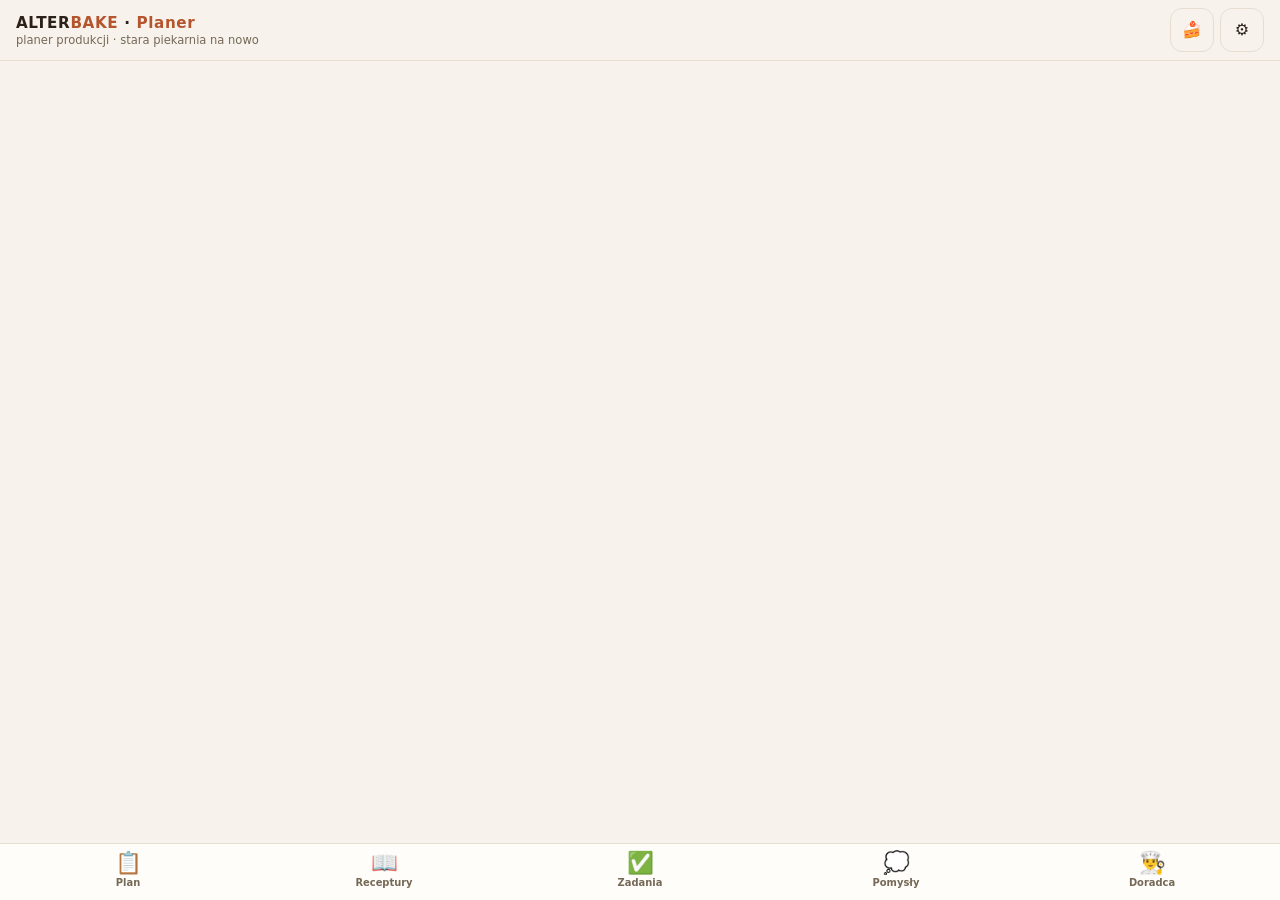
<file: index.html>
<!DOCTYPE html>
<html lang="pl">
<head>
<meta charset="utf-8">
<meta http-equiv="refresh" content="0; url=app/index.html">
<title>Alterbake · Planer Cukierni</title>
</head>
<body>
<p>Przenoszę do aplikacji… <a href="app/index.html">Otwórz planer</a></p>
</body>
</html>
</file>
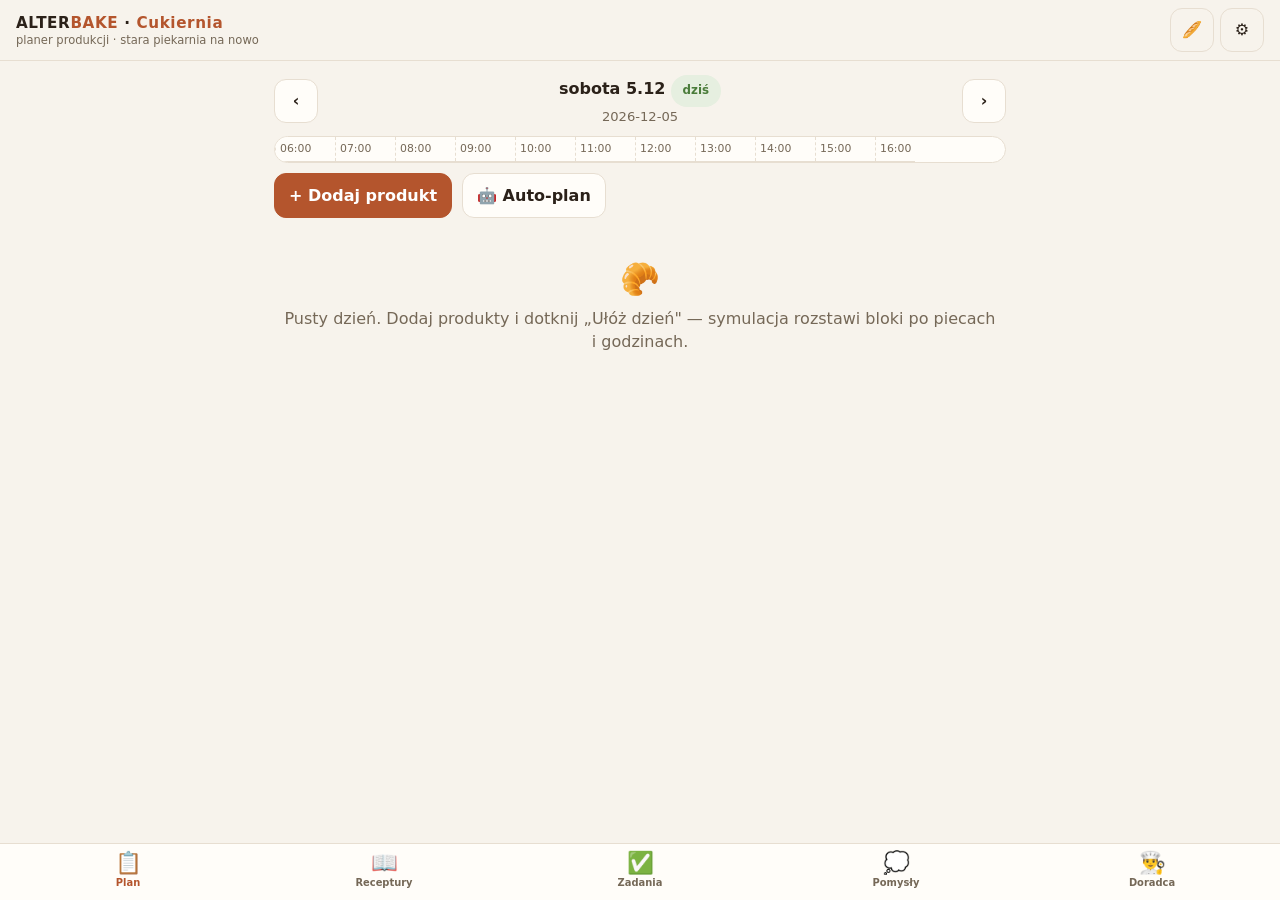
<file: app/index.html>
<!DOCTYPE html>
<html lang="pl">
<head>
<meta charset="utf-8">
<meta name="viewport" content="width=device-width, initial-scale=1, viewport-fit=cover">
<meta name="theme-color" content="#f7f3ec" media="(prefers-color-scheme: light)">
<meta name="theme-color" content="#171310" media="(prefers-color-scheme: dark)">
<meta name="apple-mobile-web-app-capable" content="yes">
<meta name="apple-mobile-web-app-status-bar-style" content="default">
<title>Alterbake · Planer Produkcji</title>
<link rel="manifest" href="manifest.webmanifest">
<link rel="icon" href="ikona.svg" type="image/svg+xml">
<link rel="apple-touch-icon" href="ikona.svg">
<link rel="stylesheet" href="css/app.css">
</head>
<body>

<header class="naglowek">
  <div>
    <div class="marka">ALTER<span>BAKE</span> · <span id="marka-modul">Planer</span></div>
    <div class="pod">planer produkcji · stara piekarnia na nowo</div>
  </div>
  <div class="prawa">
    <button class="btn btn-ikona btn-cichy" id="btn-modul" aria-label="przełącz moduł">🍰</button>
    <button class="btn btn-ikona btn-cichy" id="btn-ustawienia" aria-label="ustawienia">⚙️</button>
  </div>
</header>

<main class="widok" id="widok"></main>

<nav class="nawigacja" id="nawigacja" aria-label="główna nawigacja">
  <button data-widok="plan"><span class="ikona">📋</span>Plan</button>
  <button data-widok="receptury"><span class="ikona">📖</span>Receptury</button>
  <button data-widok="zadania"><span class="ikona">✅</span>Zadania</button>
  <button data-widok="inspiracje"><span class="ikona">💭</span>Pomysły</button>
  <button data-widok="souschef"><span class="ikona">👨‍🍳</span>Doradca</button>
</nav>

<!-- dane modułów -->
<script src="data/receptury.js"></script>
<script src="data/zasoby.js"></script>
<script src="data/wiedza.js"></script>
<script src="data/korpus-cukiernia.js"></script>
<script src="data/piekarnia.js"></script>
<script src="data/zasoby-piekarnia.js"></script>
<script src="data/wiedza-piekarnia.js"></script>
<script src="data/korpus-piekarnia.js"></script>
<script src="data/moduly.js"></script>
<!-- silnik -->
<script src="js/util.js"></script>
<script src="js/wiedza-index.js"></script>
<script src="js/store.js"></script>
<script src="js/uprawnienia.js"></script>
<script src="js/nauka.js"></script>
<script src="js/czas.js"></script>
<script src="js/symulacja.js"></script>
<script src="js/automat.js"></script>
<script src="js/wykresy.js"></script>
<script src="js/souschef.js"></script>
<!-- widoki -->
<script src="js/widok-plan.js"></script>
<script src="js/widok-receptury.js"></script>
<script src="js/widok-zadania.js"></script>
<script src="js/widok-inspiracje.js"></script>
<script src="js/widok-souschef.js"></script>
<script src="js/app.js"></script>
</body>
</html>
</file>
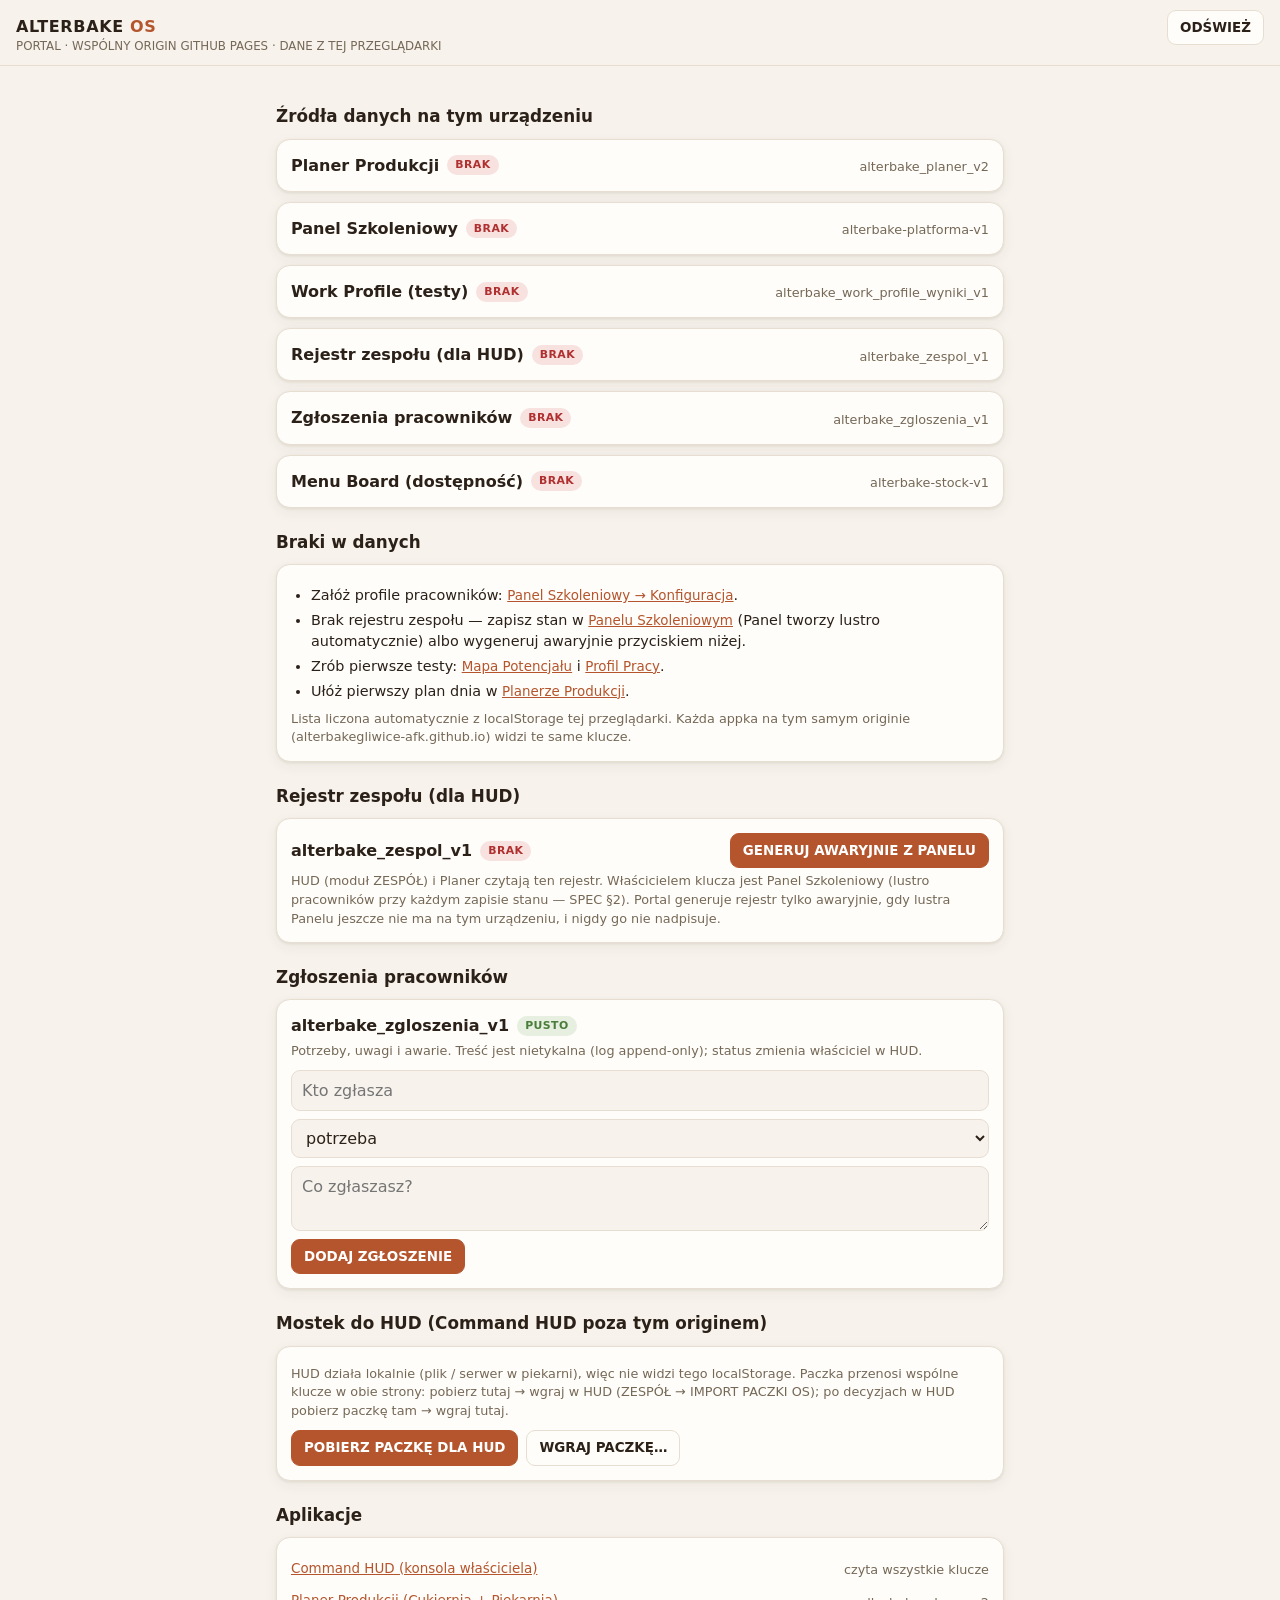
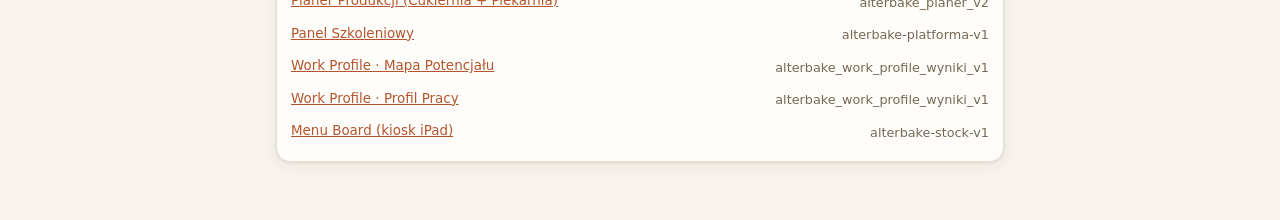
<file: os/index.html>
<!DOCTYPE html>
<html lang="pl">
<head>
<meta charset="utf-8">
<meta name="viewport" content="width=device-width, initial-scale=1">
<meta name="robots" content="noindex">
<title>Alterbake OS · Portal</title>
<style>
/* Tokeny spójne z Planerem (app/css/app.css) — plik samowystarczalny. */
:root {
  --tlo: #f7f3ec; --karta: #fffdf9; --atrament: #2b2119; --atrament-2: #5f5344;
  --wyciszony: #756857; --linia: #e7ded1; --akcent: #b4552d; --akcent-tlo: #f6e3d7;
  --zloto-tekst: #7c611c; --zielen: #4a7c3a; --zielen-tlo: #e6efe0;
  --blad: #b03030; --blad-tlo: #f7e2e0;
  --cien: 0 1px 3px rgba(43,33,25,.08), 0 4px 14px rgba(43,33,25,.06); --r: 14px;
}
@media (prefers-color-scheme: dark) {
  :root {
    --tlo: #171310; --karta: #211c17; --atrament: #f1e9de; --atrament-2: #c4b5a3;
    --wyciszony: #a89a89; --linia: #372f27; --akcent: #d97a4d; --akcent-tlo: #3a2418;
    --zloto-tekst: #cfa53f; --zielen: #7fb56b; --zielen-tlo: #24301e;
    --blad: #e06c6c; --blad-tlo: #3a1f1f; --cien: 0 1px 3px rgba(0,0,0,.4);
  }
}
* { box-sizing: border-box; }
body {
  margin: 0; background: var(--tlo); color: var(--atrament);
  font: 16px/1.45 system-ui, -apple-system, "Segoe UI", sans-serif;
}
main { max-width: 760px; margin: 0 auto; padding: 16px 16px 48px; }
header.top {
  position: sticky; top: 0; z-index: 10; background: var(--tlo);
  border-bottom: 1px solid var(--linia);
  padding: calc(10px + env(safe-area-inset-top)) 16px 10px;
  display: flex; align-items: baseline; gap: 10px;
}
.marka { font-weight: 800; letter-spacing: .04em; }
.marka span { color: var(--akcent); }
.pod { font-size: .74rem; color: var(--wyciszony); }
h2 { font-size: 1.05rem; margin: 22px 0 10px; }
.karta {
  background: var(--karta); border: 1px solid var(--linia); border-radius: var(--r);
  box-shadow: var(--cien); padding: 14px; margin-bottom: 10px;
}
.karta .naglowek-k { display: flex; align-items: center; gap: 8px; flex-wrap: wrap; }
.karta .tytul { font-weight: 700; }
.karta .meta { font-size: .8rem; color: var(--wyciszony); margin-top: 4px; }
.karta .dane { font-size: .92rem; margin-top: 6px; }
.tag {
  font-size: .68rem; font-weight: 700; letter-spacing: .04em; padding: 2px 8px;
  border-radius: 999px; white-space: nowrap;
}
.tag.ok { background: var(--zielen-tlo); color: var(--zielen); }
.tag.brak { background: var(--blad-tlo); color: var(--blad); }
.tag.info { background: var(--akcent-tlo); color: var(--akcent); }
a.link { color: var(--akcent); font-size: .84rem; }
button {
  font: inherit; font-size: .84rem; font-weight: 600; cursor: pointer;
  background: var(--karta); color: var(--atrament);
  border: 1px solid var(--linia); border-radius: 9px; padding: 7px 12px;
}
button.glowny { background: var(--akcent); border-color: var(--akcent); color: #fff; }
button:disabled { opacity: .5; cursor: default; }
ul.braki { margin: 6px 0 0; padding-left: 20px; font-size: .9rem; }
ul.braki li { margin: 4px 0; }
table { width: 100%; border-collapse: collapse; font-size: .86rem; margin-top: 8px; }
th, td { text-align: left; padding: 6px 8px; border-bottom: 1px solid var(--linia); }
th { font-size: .7rem; letter-spacing: .05em; color: var(--wyciszony); }
.kier { font-size: .7rem; padding: 2px 7px; border-radius: 999px; border: 1px solid var(--linia);
  background: transparent; color: var(--wyciszony); }
.kier.on { background: var(--zielen-tlo); color: var(--zielen); border-color: transparent; }
form.zgl { display: grid; gap: 8px; margin-top: 10px; }
form.zgl input, form.zgl select, form.zgl textarea {
  font: inherit; padding: 8px 10px; border: 1px solid var(--linia); border-radius: 9px;
  background: var(--tlo); color: var(--atrament); width: 100%;
}
form.zgl textarea { min-height: 64px; resize: vertical; }
.wiersz { display: flex; gap: 8px; flex-wrap: wrap; align-items: center; }
.rozdziel { margin-left: auto; }
#toast {
  position: fixed; left: 50%; bottom: 24px; transform: translateX(-50%);
  background: var(--atrament); color: var(--tlo); padding: 9px 16px; border-radius: 10px;
  font-size: .86rem; opacity: 0; transition: opacity .25s; pointer-events: none; max-width: 90vw;
}
#toast.widoczny { opacity: 1; }
.notka { font-size: .8rem; color: var(--wyciszony); margin-top: 8px; }
.imp-klucz { display: flex; gap: 8px; align-items: baseline; margin: 4px 0; font-size: .88rem; }
</style>
</head>
<body>
<header class="top">
  <div>
    <div class="marka">ALTERBAKE <span>OS</span></div>
    <div class="pod">PORTAL · WSPÓLNY ORIGIN GITHUB PAGES · DANE Z TEJ PRZEGLĄDARKI</div>
  </div>
  <button class="rozdziel" id="odswiez">ODŚWIEŻ</button>
</header>
<main>

<h2>Źródła danych na tym urządzeniu</h2>
<div id="zrodla"></div>

<h2>Braki w danych</h2>
<div class="karta">
  <ul class="braki" id="braki"></ul>
  <div class="notka">Lista liczona automatycznie z localStorage tej przeglądarki.
  Każda appka na tym samym originie (alterbakegliwice-afk.github.io) widzi te same klucze.</div>
</div>

<h2>Rejestr zespołu (dla HUD)</h2>
<div class="karta">
  <div class="naglowek-k">
    <span class="tytul">alterbake_zespol_v1</span>
    <span class="tag" id="zespolTag"></span>
    <button class="rozdziel glowny" id="generujZespol">GENERUJ AWARYJNIE Z PANELU</button>
  </div>
  <div class="meta">HUD (moduł ZESPÓŁ) i Planer czytają ten rejestr. Właścicielem klucza
  jest Panel Szkoleniowy (lustro pracowników przy każdym zapisie stanu — SPEC §2).
  Portal generuje rejestr tylko awaryjnie, gdy lustra Panelu jeszcze nie ma na tym
  urządzeniu, i nigdy go nie nadpisuje.</div>
  <div id="zespolTabela"></div>
</div>

<h2>Zgłoszenia pracowników</h2>
<div class="karta">
  <div class="naglowek-k">
    <span class="tytul">alterbake_zgloszenia_v1</span>
    <span class="tag" id="zglTag"></span>
  </div>
  <div class="meta">Potrzeby, uwagi i awarie. Treść jest nietykalna (log append-only);
  status zmienia właściciel w HUD.</div>
  <div id="zglLista"></div>
  <form class="zgl" id="zglForm">
    <div class="wiersz">
      <input name="imie" placeholder="Kto zgłasza" required maxlength="40" style="flex:1; min-width:140px">
      <select name="typ">
        <option value="potrzeba">potrzeba</option>
        <option value="uwaga">uwaga</option>
        <option value="awaria">awaria</option>
      </select>
    </div>
    <textarea name="tresc" placeholder="Co zgłaszasz?" required maxlength="500"></textarea>
    <div class="wiersz"><button class="glowny" type="submit">DODAJ ZGŁOSZENIE</button></div>
  </form>
</div>

<h2>Mostek do HUD (Command HUD poza tym originem)</h2>
<div class="karta">
  <div class="meta">HUD działa lokalnie (plik / serwer w piekarni), więc nie widzi tego
  localStorage. Paczka przenosi wspólne klucze w obie strony: pobierz tutaj → wgraj w HUD
  (ZESPÓŁ → IMPORT PACZKI OS); po decyzjach w HUD pobierz paczkę tam → wgraj tutaj.</div>
  <div class="wiersz" style="margin-top:10px">
    <button class="glowny" id="eksportPaczki">POBIERZ PACZKĘ DLA HUD</button>
    <button id="importPaczkiBtn">WGRAJ PACZKĘ…</button>
    <input type="file" id="importPaczki" accept="application/json" hidden>
  </div>
  <div id="importPodglad"></div>
</div>

<h2>Aplikacje</h2>
<div class="karta" id="appki"></div>

</main>
<div id="toast" role="status"></div>

<script>
(function () {
  "use strict";

  /* ── kontrakty kluczy współdzielonych (origin github.io) ── */
  var K = {
    planer:     "alterbake_planer_v2",
    platforma:  "alterbake-platforma-v1",
    workprofile:"alterbake_work_profile_wyniki_v1",
    zespol:     "alterbake_zespol_v1",
    zgloszenia: "alterbake_zgloszenia_v1",
    stock:      "alterbake-stock-v1"
  };
  /* Dwa originy: GitHub Pages (appki w osobnych repo) i HA Green /local/
     (bundle z tools/build-hagreen.mjs — appki w katalogach obok os/). */
  var BAZA = "https://alterbakegliwice-afk.github.io";
  var NA_GITHUB = /\.github\.io$/.test(location.hostname);
  var L = NA_GITHUB ? {
    planer: "../app/index.html",
    panel: BAZA + "/Panel-szkoleniowy/",
    mapa: BAZA + "/alterbake-work-profile/",
    profil: BAZA + "/alterbake-work-profile/profil-pracy-mvp.html",
    menu: BAZA + "/alterbake-menu-board/",
    hud: null /* HUD jest prywatny — nie ma go na github.io */
  } : {
    planer: "../planer/app/index.html",
    panel: "../panel/",
    mapa: "../work-profile/index.html",
    profil: "../work-profile/profil-pracy-mvp.html",
    menu: "../menu/",
    hud: "../hud/"
  };
  var APPKI = [
    { nazwa: "Planer Produkcji (Cukiernia + Piekarnia)", url: L.planer, pisze: K.planer },
    { nazwa: "Panel Szkoleniowy", url: L.panel, pisze: K.platforma },
    { nazwa: "Work Profile · Mapa Potencjału", url: L.mapa, pisze: K.workprofile },
    { nazwa: "Work Profile · Profil Pracy", url: L.profil, pisze: K.workprofile },
    { nazwa: "Menu Board (kiosk iPad)", url: L.menu, pisze: K.stock }
  ];
  if (L.hud) APPKI.unshift({ nazwa: "Command HUD (konsola właściciela)", url: L.hud, pisze: "czyta wszystkie klucze" });

  function czytaj(k) {
    try { var r = localStorage.getItem(k); return r ? JSON.parse(r) : null; }
    catch (e) { return null; }
  }
  function zapisz(k, v) {
    try { localStorage.setItem(k, JSON.stringify(v)); return true; }
    catch (e) { return false; }
  }
  function esc(s) {
    return String(s == null ? "" : s).replace(/[&<>"']/g, function (c) {
      return { "&": "&amp;", "<": "&lt;", ">": "&gt;", '"': "&quot;", "'": "&#39;" }[c];
    });
  }
  function dzis() {
    var d = new Date(), p = function (n) { return String(n).padStart(2, "0"); };
    return d.getFullYear() + "-" + p(d.getMonth() + 1) + "-" + p(d.getDate());
  }
  var toastT = null;
  function toast(t) {
    var el = document.getElementById("toast");
    el.textContent = t; el.classList.add("widoczny");
    clearTimeout(toastT); toastT = setTimeout(function () { el.classList.remove("widoczny"); }, 2600);
  }

  /* ── status źródeł ── */
  function opisPlaner(p) {
    if (!p || !p.moduly) return null;
    var d = dzis(), otwarte = 0, wszystkie = 0;
    ["cukiernia", "piekarnia"].forEach(function (m) {
      var mod = p.moduly[m]; if (!mod) return;
      (mod.zadania || []).forEach(function (z) {
        if (z.data !== d) return;
        wszystkie++; if (z.status !== "zrobione") otwarte++;
      });
    });
    return "zadania dziś: " + (wszystkie ? otwarte + " otwartych / " + wszystkie : "brak");
  }
  function opisPlatforma(s) {
    if (!s || !Array.isArray(s.pracownicy)) return null;
    var realni = s.pracownicy.filter(function (p) {
      return !/^\(przykład\)/.test(p.imie || "");
    }).length;
    return realni + " pracowników · " + (s.wyniki || []).length + " wyników quizów · " +
      (s.profile || []).length + " profili rozwojowych";
  }
  function opisWp(w) {
    if (!Array.isArray(w) || !w.length) return null;
    var ostatni = w[w.length - 1] || {};
    return w.length + " wyników testów · ostatni: " +
      (ostatni.narzedzie || "?") + " " + String(ostatni.data || "").slice(0, 10);
  }
  function opisZespol(r) {
    if (!r || !Array.isArray(r.pracownicy)) return null;
    return r.pracownicy.length + " profili · akt. " + String(r.zaktualizowano || "").slice(0, 10);
  }
  function opisZgl(z) {
    if (!z || !Array.isArray(z.zgloszenia)) return null;
    var nowe = z.zgloszenia.filter(function (x) { return x.status === "nowe"; }).length;
    return z.zgloszenia.length + " zgłoszeń · " + nowe + " nowych";
  }
  function opisStock(s) {
    if (!s || s.day !== dzis()) return null;
    var n = Object.keys(s.items || {}).length;
    return n + " zmian dostępności dziś (na iPadzie przy ladzie)";
  }

  var ZRODLA = [
    { klucz: K.planer,      nazwa: "Planer Produkcji",           opis: opisPlaner },
    { klucz: K.platforma,   nazwa: "Panel Szkoleniowy",          opis: opisPlatforma },
    { klucz: K.workprofile, nazwa: "Work Profile (testy)",       opis: opisWp },
    { klucz: K.zespol,      nazwa: "Rejestr zespołu (dla HUD)",  opis: opisZespol },
    { klucz: K.zgloszenia,  nazwa: "Zgłoszenia pracowników",     opis: opisZgl },
    { klucz: K.stock,       nazwa: "Menu Board (dostępność)",    opis: opisStock }
  ];

  function renderZrodla() {
    var host = document.getElementById("zrodla");
    host.innerHTML = ZRODLA.map(function (z) {
      var dane = czytaj(z.klucz);
      var opis = dane ? z.opis(dane) : null;
      var jest = opis !== null;
      return '<div class="karta">' +
        '<div class="naglowek-k"><span class="tytul">' + esc(z.nazwa) + "</span>" +
        '<span class="tag ' + (jest ? "ok" : "brak") + '">' + (jest ? "DANE SĄ" : "BRAK") + "</span>" +
        '<span class="rozdziel meta">' + esc(z.klucz) + "</span></div>" +
        (jest ? '<div class="dane">' + esc(opis) + "</div>" : "") +
        "</div>";
    }).join("");
  }

  function renderBraki() {
    var braki = [];
    if (!czytaj(K.platforma)) braki.push('Załóż profile pracowników: <a class="link" href="' + BAZA + '/Panel-szkoleniowy/">Panel Szkoleniowy → Konfiguracja</a>.');
    if (!czytaj(K.zespol)) braki.push('Brak rejestru zespołu — zapisz stan w <a class="link" href="' + BAZA + '/Panel-szkoleniowy/">Panelu Szkoleniowym</a> (Panel tworzy lustro automatycznie) albo wygeneruj awaryjnie przyciskiem niżej.');
    if (!czytaj(K.workprofile)) braki.push('Zrób pierwsze testy: <a class="link" href="' + BAZA + '/alterbake-work-profile/">Mapa Potencjału</a> i <a class="link" href="' + BAZA + '/alterbake-work-profile/profil-pracy-mvp.html">Profil Pracy</a>.');
    var p = czytaj(K.planer);
    if (!p) braki.push('Ułóż pierwszy plan dnia w <a class="link" href="../app/index.html">Planerze Produkcji</a>.');
    else if (opisPlaner(p) === "zadania dziś: brak") braki.push('Brak zadań na dziś w Planerze — <a class="link" href="../app/index.html">rozdziel pracę</a>.');
    var z = czytaj(K.zgloszenia);
    if (z && z.zgloszenia && z.zgloszenia.some(function (x) { return x.status === "nowe"; }))
      braki.push("Nowe zgłoszenia czekają na decyzję — pobierz paczkę i wgraj w HUD.");
    var host = document.getElementById("braki");
    host.innerHTML = braki.length
      ? braki.map(function (b) { return "<li>" + b + "</li>"; }).join("")
      : "<li>Wszystkie źródła na tym urządzeniu mają dane. ✔</li>";
  }

  /* ── rejestr zespołu ──
     WŁAŚCICIELEM klucza jest Panel Szkoleniowy (SPEC §2: „pisze WYŁĄCZNIE
     Panel" — lustro zapisywane przy każdym zapisie stanu). Portal generuje
     rejestr TYLKO awaryjnie, gdy lustra Panelu jeszcze nie ma na tym
     urządzeniu; lustra Panelu nigdy nie nadpisuje. */
  var MODULY_KIER = ["cukiernia", "piekarnia"];
  function rejestrPanelu(r) { return !!r && r.zrodlo !== "alterbake-os-portal"; }
  function generujZespol() {
    var istnieje = czytaj(K.zespol);
    if (rejestrPanelu(istnieje)) {
      toast("Rejestr prowadzi Panel Szkoleniowy — portal go nie nadpisuje."); return;
    }
    var s = czytaj(K.platforma);
    if (!s || !Array.isArray(s.pracownicy) || !s.pracownicy.length) {
      toast("Najpierw załóż profile w Panelu Szkoleniowym."); return;
    }
    var stary = czytaj(K.zespol);
    var prawa = {};
    if (stary && Array.isArray(stary.pracownicy))
      stary.pracownicy.forEach(function (p) { prawa[p.id_prac] = p.kierownik || []; });
    var rejestr = {
      wersja: 1,
      zaktualizowano: new Date().toISOString(),
      zrodlo: "alterbake-os-portal",
      pracownicy: s.pracownicy
        .filter(function (p) { return !/^\(przykład\)/.test(p.imie || ""); })
        .map(function (p) {
          return {
            id_prac: p.id_prac, imie: p.imie, rola: p.rola || "",
            pin: p.pin || "", kierownik: prawa[p.id_prac] || []
          };
        })
    };
    if (!rejestr.pracownicy.length) { toast("W Panelu są tylko profile przykładowe."); return; }
    zapisz(K.zespol, rejestr);
    toast("Rejestr zespołu zapisany (" + rejestr.pracownicy.length + " profili).");
    renderWszystko();
  }
  function przelaczKierownika(id, modul) {
    var r = czytaj(K.zespol); if (!r) return;
    r.pracownicy.forEach(function (p) {
      if (p.id_prac !== id) return;
      p.kierownik = p.kierownik || [];
      var i = p.kierownik.indexOf(modul);
      if (i >= 0) p.kierownik.splice(i, 1); else p.kierownik.push(modul);
    });
    r.zaktualizowano = new Date().toISOString();
    zapisz(K.zespol, r);
    renderWszystko();
  }
  function renderZespol() {
    var r = czytaj(K.zespol);
    var panelOwner = rejestrPanelu(r);
    var tag = document.getElementById("zespolTag");
    tag.textContent = r ? r.pracownicy.length + " PROFILI" + (panelOwner ? " · PANEL" : " · AWARYJNY") : "BRAK";
    tag.className = "tag " + (r ? "ok" : "brak");
    /* generator i przełączniki KIEROWNIK tylko dla rejestru awaryjnego —
       lustrem Panelu (w tym prawami kierownika) zarządza Panel (Konfiguracja) */
    document.getElementById("generujZespol").hidden = panelOwner;
    var host = document.getElementById("zespolTabela");
    if (!r) { host.innerHTML = ""; return; }
    host.innerHTML = "<table><thead><tr><th>ID</th><th>IMIĘ</th><th>ROLA</th><th>KIEROWNIK</th></tr></thead><tbody>" +
      r.pracownicy.map(function (p) {
        return "<tr><td>" + esc(p.id_prac) + "</td><td>" + esc(p.imie) + "</td><td>" + esc(p.rola) + "</td><td>" +
          MODULY_KIER.map(function (m) {
            var on = (p.kierownik || []).indexOf(m) >= 0;
            if (panelOwner) return on ? '<span class="kier on">' + m.toUpperCase() + "</span>" : "";
            return '<button class="kier' + (on ? " on" : "") + '" data-id="' + esc(p.id_prac) +
              '" data-modul="' + m + '">' + m.toUpperCase() + "</button>";
          }).join(" ") + "</td></tr>";
      }).join("") + "</tbody></table>" +
      (panelOwner ? '<div class="notka">Rejestrem (w tym prawami KIEROWNIK) zarządza Panel Szkoleniowy — Konfiguracja.</div>' : "");
  }

  /* ── zgłoszenia: dodawanie (append-only) + podgląd ── */
  function dodajZgloszenie(imie, typ, tresc) {
    var z = czytaj(K.zgloszenia) || { wersja: 1, zgloszenia: [] };
    /* kształt wg SPEC-APLIKACJA-PRACOWNIKA §2 (filtrujZgloszenia w Panelu
       wymaga pól id_prac i odpowiedz jako stringów — bez nich wpis znika
       z UI Panelu); id_prac dobieramy z rejestru po imieniu, gdy się da */
    var rej = czytaj(K.zespol);
    var os = rej && rej.pracownicy && rej.pracownicy.find(function (p) {
      return (p.imie || "").toLowerCase() === imie.toLowerCase();
    });
    z.zgloszenia.push({
      id: "zg-" + Date.now().toString(36) + "-" + Math.random().toString(36).slice(2, 7),
      id_prac: os ? os.id_prac : "",
      data: new Date().toISOString(),
      imie: imie, typ: typ, tresc: tresc, status: "nowe", odpowiedz: ""
    });
    zapisz(K.zgloszenia, z);
  }
  function renderZgl() {
    var z = czytaj(K.zgloszenia);
    var lista = z && z.zgloszenia ? z.zgloszenia : [];
    var nowe = lista.filter(function (x) { return x.status === "nowe"; }).length;
    var tag = document.getElementById("zglTag");
    tag.textContent = lista.length ? nowe + " NOWYCH / " + lista.length : "PUSTO";
    tag.className = "tag " + (nowe ? "info" : "ok");
    document.getElementById("zglLista").innerHTML = lista.slice(-5).reverse().map(function (x) {
      return '<div class="dane">' +
        '<span class="tag ' + (x.status === "nowe" ? "info" : "ok") + '">' + esc(x.status.toUpperCase()) + "</span> " +
        "<b>" + esc(x.imie) + "</b> · " + esc(x.typ) + ": " + esc(x.tresc) +
        (x.odpowiedz ? '<br><span class="meta">↳ ' + esc(x.odpowiedz) + "</span>" : "") +
        "</div>";
    }).join("");
  }

  /* ── paczka OS: eksport/import między originami (HUB ↔ HUD) ── */
  var RANGA = { nowe: 0, przyjete: 1, zamkniete: 2 };
  function zbudujPaczke() {
    var klucze = {};
    Object.keys(K).forEach(function (n) { klucze[K[n]] = czytaj(K[n]); });
    return { typ: "alterbake-os-paczka", wersja: "2026-07-14",
      data: new Date().toISOString(), zrodlo: "portal", klucze: klucze };
  }
  function scalZgloszenia(lokalne, zPliku) {
    /* wejście z pliku jest niezaufane: nie-tablica → pusta, wpis bez id → pomiń */
    var tab = function (x) { return Array.isArray(x) ? x : []; };
    var poId = {};
    tab(lokalne).forEach(function (z) { if (z && z.id) poId[z.id] = z; });
    tab(zPliku).forEach(function (z) {
      if (!z || !z.id) return;
      var m = poId[z.id];
      /* treść nietykalna: nowy wpis wchodzi cały; istniejący — tylko status w przód */
      if (!m) { poId[z.id] = z; return; }
      if ((RANGA[z.status] || 0) > (RANGA[m.status] || 0)) {
        m.status = z.status;
        if (z.odpowiedz !== undefined) m.odpowiedz = z.odpowiedz;
      }
    });
    return Object.keys(poId).map(function (id) { return poId[id]; })
      .sort(function (a, b) { return String(a.data).localeCompare(String(b.data)); });
  }
  function scalWyniki(lokalne, zPliku) {
    var tab = function (x) { return Array.isArray(x) ? x : []; };
    var widziane = {}, razem = [];
    tab(lokalne).concat(tab(zPliku)).forEach(function (w) {
      var k = JSON.stringify(w);
      if (widziane[k]) return;
      widziane[k] = true; razem.push(w);
    });
    razem.sort(function (a, b) { return String(a.data).localeCompare(String(b.data)); });
    return razem.slice(-50); /* limit jak w appkach Work Profile */
  }
  function importujPaczke(paczka, zaznaczone) {
    var ile = 0;
    /* logi append-only scalamy zawsze bezpiecznie */
    if (paczka.klucze[K.zgloszenia]) {
      var lok = czytaj(K.zgloszenia) || { wersja: 1, zgloszenia: [] };
      lok.zgloszenia = scalZgloszenia(lok.zgloszenia, paczka.klucze[K.zgloszenia].zgloszenia);
      zapisz(K.zgloszenia, lok); ile++;
    }
    if (paczka.klucze[K.workprofile]) {
      zapisz(K.workprofile, scalWyniki(czytaj(K.workprofile), paczka.klucze[K.workprofile])); ile++;
    }
    if (paczka.klucze[K.zespol]) {
      var lokR = czytaj(K.zespol), plikR = paczka.klucze[K.zespol];
      if (!lokR || String(plikR.zaktualizowano) > String(lokR.zaktualizowano)) { zapisz(K.zespol, plikR); ile++; }
    }
    /* stany całościowe tylko za zgodą (checkbox) — zastępują, nie scalają */
    [K.planer, K.platforma, K.stock].forEach(function (k) {
      if (zaznaczone[k] && paczka.klucze[k]) { zapisz(k, paczka.klucze[k]); ile++; }
    });
    return ile;
  }
  function pokazImport(paczka) {
    var host = document.getElementById("importPodglad");
    var pelne = [K.planer, K.platforma, K.stock].filter(function (k) { return paczka.klucze[k]; });
    host.innerHTML = '<div class="notka">Paczka z ' + esc(String(paczka.data).slice(0, 16).replace("T", " ")) +
      " (źródło: " + esc(paczka.zrodlo || "?") + "). Logi (zgłoszenia, wyniki testów, rejestr) scalę bezpiecznie. " +
      (pelne.length ? "Stany całościowe zastąpią lokalne — zaznacz, które wgrać:" : "") + "</div>" +
      pelne.map(function (k) {
        var mamy = !!czytaj(k);
        return '<label class="imp-klucz"><input type="checkbox" data-imp="' + esc(k) + '"' + (mamy ? "" : " checked") + "> " +
          esc(k) + (mamy ? ' <span class="meta">(lokalnie już są dane — zastąpić?)</span>' : ' <span class="meta">(lokalnie brak)</span>') + "</label>";
      }).join("") +
      '<div class="wiersz" style="margin-top:8px"><button class="glowny" id="importOk">WGRAJ</button>' +
      ' <button id="importAnuluj">ANULUJ</button></div>';
    document.getElementById("importOk").onclick = function () {
      var zazn = {};
      host.querySelectorAll("[data-imp]").forEach(function (c) { zazn[c.dataset.imp] = c.checked; });
      var ile;
      try { ile = importujPaczke(paczka, zazn); }
      catch (err) { host.innerHTML = ""; toast("Paczka uszkodzona — nic nie wgrano."); return; }
      host.innerHTML = "";
      toast("Wgrano paczkę (" + ile + " kluczy)."); renderWszystko();
    };
    document.getElementById("importAnuluj").onclick = function () { host.innerHTML = ""; };
  }

  function renderAppki() {
    document.getElementById("appki").innerHTML = APPKI.map(function (a) {
      return '<div class="wiersz" style="padding:5px 0"><a class="link" href="' + a.url + '">' +
        esc(a.nazwa) + '</a><span class="rozdziel meta">' + esc(a.pisze) + "</span></div>";
    }).join("");
  }

  function renderWszystko() {
    renderZrodla(); renderBraki(); renderZespol(); renderZgl(); renderAppki();
  }

  /* ── zdarzenia ── */
  document.getElementById("odswiez").addEventListener("click", function () {
    renderWszystko(); toast("Odświeżono.");
  });
  document.getElementById("generujZespol").addEventListener("click", generujZespol);
  document.getElementById("zespolTabela").addEventListener("click", function (e) {
    var b = e.target.closest("[data-modul]");
    if (b) przelaczKierownika(b.dataset.id, b.dataset.modul);
  });
  document.getElementById("zglForm").addEventListener("submit", function (e) {
    e.preventDefault();
    var f = e.target;
    dodajZgloszenie(f.imie.value.trim(), f.typ.value, f.tresc.value.trim());
    f.reset(); toast("Zgłoszenie dodane."); renderWszystko();
  });
  document.getElementById("eksportPaczki").addEventListener("click", function () {
    var blob = new Blob([JSON.stringify(zbudujPaczke(), null, 2)], { type: "application/json" });
    var a = document.createElement("a");
    a.href = URL.createObjectURL(blob);
    a.download = "alterbake_os_paczka_" + dzis() + ".json";
    a.click(); URL.revokeObjectURL(a.href);
    toast("Paczka pobrana — wgraj ją w HUD.");
  });
  document.getElementById("importPaczkiBtn").addEventListener("click", function () {
    document.getElementById("importPaczki").click();
  });
  document.getElementById("importPaczki").addEventListener("change", function (e) {
    var plik = e.target.files[0]; e.target.value = "";
    if (!plik) return;
    plik.text().then(function (t) {
      var p;
      try { p = JSON.parse(t); } catch (err) { toast("To nie jest poprawny JSON."); return; }
      if (!p || p.typ !== "alterbake-os-paczka" || !p.klucze) { toast("To nie jest paczka Alterbake OS."); return; }
      pokazImport(p);
    });
  });
  window.addEventListener("focus", renderWszystko);

  renderWszystko();
})();
</script>
</body>
</html>
</file>
<file: app/css/app.css>
/* ALTERBAKE · Planer Produkcji Cukierni — mobile-first */

:root {
  --tlo: #f7f3ec;            /* ciepły ecru */
  --karta: #fffdf9;
  --atrament: #2b2119;       /* espresso */
  --atrament-2: #5f5344;
  --wyciszony: #756857;      /* ≥4.5:1 na tle */
  --linia: #e7ded1;
  --akcent: #b4552d;         /* terracotta */
  --akcent-tlo: #f6e3d7;
  --zloto: #a8842c;
  --zloto-tekst: #7c611c;    /* tekst złoty na jasnym tle */
  --na-zlocie: #241a06;      /* tekst na złotym segmencie */
  --zielen: #4a7c3a;
  --zielen-tlo: #e6efe0;
  --blad: #b03030;
  --blad-tlo: #f7e2e0;
  --pasywny: #ded4c4;
  --piec-c: #b4552d;
  --cien: 0 1px 2px rgba(43,33,25,.05);
  --r: 16px;
  /* wykresy (paleta zwalidowana) */
  --s1: #2a78d6; --s2: #1baf7a;
  --grid: #e1e0d9; --os: #c3c2b7;
}
@media (prefers-color-scheme: dark) {
  :root {
    --tlo: #171310;
    --karta: #211c17;
    --atrament: #f1e9de;
    --atrament-2: #c4b5a3;
    --wyciszony: #a89a89;
    --linia: #372f27;
    --akcent: #d97a4d;
    --akcent-tlo: #3a2418;
    --zloto: #cfa53f;
    --zloto-tekst: #cfa53f;
    --na-zlocie: #241a06;
    --zielen: #7fb56b;
    --zielen-tlo: #24301e;
    --blad: #e06c6c;
    --blad-tlo: #3a1f1f;
    --pasywny: #3a332a;
    --cien: 0 1px 2px rgba(0,0,0,.3);
    --s1: #3987e5; --s2: #199e70;
    --grid: #2c2c2a; --os: #383835;
  }
}

* { box-sizing: border-box; }
html { -webkit-text-size-adjust: 100%; }
body {
  margin: 0; background: var(--tlo); color: var(--atrament);
  font: 16px/1.45 system-ui, -apple-system, "Segoe UI", sans-serif;
  padding-bottom: calc(64px + env(safe-area-inset-bottom));
}
h1, h2, h3 { line-height: 1.2; margin: 0 0 .4em; }
h1 { font-size: 1.35rem; } h2 { font-size: 1.12rem; } h3 { font-size: 1rem; }
p { margin: .3em 0; }
a { color: var(--akcent); }
button { font: inherit; }

/* ── nagłówek ── */
.naglowek {
  position: sticky; top: 0; z-index: 30;
  background: var(--tlo); border-bottom: 1px solid var(--linia);
  padding: calc(8px + env(safe-area-inset-top)) 16px 8px;
  display: flex; align-items: center; gap: 10px;
}
.naglowek .marka { font-weight: 800; letter-spacing: .04em; font-size: .95rem; }
.naglowek .marka span { color: var(--akcent); }
.naglowek .pod { font-size: .72rem; color: var(--wyciszony); margin-top: -2px; }
.naglowek .prawa { margin-left: auto; display: flex; gap: 6px; }

/* ── nawigacja dolna ── */
.nawigacja {
  position: fixed; bottom: 0; left: 0; right: 0; z-index: 40;
  display: grid; grid-template-columns: repeat(5, 1fr);
  background: var(--karta); border-top: 1px solid var(--linia);
  padding-bottom: env(safe-area-inset-bottom);
}
.nawigacja button {
  background: none; border: 0; padding: 8px 2px 6px; cursor: pointer;
  display: flex; flex-direction: column; align-items: center; gap: 2px;
  color: var(--wyciszony); font-size: .62rem; font-weight: 600;
  min-height: 56px;
}
.nawigacja button .ikona { font-size: 1.35rem; line-height: 1; }
.nawigacja button.aktywna { color: var(--akcent); }

/* ── układ ── */
.widok { padding: 14px 14px 24px; max-width: 760px; margin: 0 auto; }
.karta {
  background: var(--karta); border: 1px solid var(--linia); border-radius: var(--r);
  box-shadow: var(--cien); padding: 16px; margin-bottom: 14px;
}
.karta.dotykowa { cursor: pointer; }
.karta.dotykowa:active { transform: scale(.99); }
.rzad { display: flex; align-items: center; gap: 10px; flex-wrap: wrap; }
.rozdziel { margin-left: auto; }
.wyciszony { color: var(--wyciszony); font-size: .82rem; }
.maly { font-size: .82rem; }
.sekcja-tytul { display:flex; align-items:baseline; gap:8px; margin: 18px 2px 8px; }
.sekcja-tytul h2 { margin: 0; }

/* ── przyciski ── */
.btn {
  border: 1px solid var(--linia); background: var(--karta); color: var(--atrament);
  border-radius: 12px; padding: 10px 14px; font-weight: 600; cursor: pointer;
  min-height: 44px;
}
.btn:active { transform: scale(.97); }
.btn-glowny { background: var(--akcent); border-color: var(--akcent); color: #fff; }
.btn-cichy { background: transparent; }
.btn-maly { min-height: 34px; padding: 5px 10px; font-size: .82rem; border-radius: 9px; }
.btn-ikona { min-width: 44px; padding: 6px; }
.btn:disabled { opacity: .45; }

/* etykiety / chipy */
.chip {
  display: inline-flex; align-items: center; gap: 4px;
  background: var(--akcent-tlo); color: var(--akcent);
  border-radius: 999px; padding: 6px 12px; font-size: .74rem; font-weight: 700;
  min-height: 32px; border: 0; cursor: pointer;
}
.chip.szary { background: var(--tlo); color: var(--atrament-2); border: 1px solid var(--linia); }
.chip.zielony { background: var(--zielen-tlo); color: var(--zielen); }
.chip.zloty { background: color-mix(in srgb, var(--zloto) 16%, transparent); color: var(--zloto-tekst); }
.chipy { display: flex; gap: 6px; flex-wrap: wrap; }

/* ── formularze ── */
input, select, textarea {
  font: inherit; color: var(--atrament);
  background: var(--karta); border: 1px solid var(--linia); border-radius: 10px;
  padding: 10px 12px; width: 100%; min-height: 44px;
}
textarea { min-height: 84px; resize: vertical; }
label.pole { display: block; margin-bottom: 10px; }
label.pole > span { display: block; font-size: .78rem; font-weight: 700; color: var(--atrament-2); margin-bottom: 4px; }

/* stepper ilości */
.stepper { display: inline-flex; align-items: center; border: 1px solid var(--linia); border-radius: 12px; overflow: hidden; }
.stepper button { width: 44px; height: 44px; border: 0; background: var(--tlo); font-size: 1.3rem; cursor: pointer; color: var(--atrament); }
.stepper .wartosc { min-width: 64px; text-align: center; font-weight: 800; font-size: 1.05rem; }

/* ── oś czasu ── */
.os-czasu { position: relative; overflow-x: auto; -webkit-overflow-scrolling: touch; border: 1px solid var(--linia); border-radius: var(--r); background: var(--karta); }
.os-siatka { position: relative; min-width: 640px; }
.os-godziny { display: flex; border-bottom: 1px solid var(--linia); position: sticky; top: 0; background: var(--karta); z-index: 2; }
.os-godziny div { flex: 0 0 60px; font-size: .68rem; color: var(--wyciszony); padding: 4px 0 4px 4px; border-left: 1px dashed var(--linia); }
.os-tor { position: relative; height: 56px; border-bottom: 1px solid var(--linia); }
.os-tor:last-child { border-bottom: 0; }
.os-tor .tor-nazwa {
  position: sticky; left: 0; z-index: 3; width: 86px; height: 100%;
  display: flex; align-items: center; padding-left: 8px;
  font-size: .7rem; font-weight: 800; color: var(--atrament-2);
  background: linear-gradient(90deg, var(--karta) 75%, transparent);
  pointer-events: none;
}
.blok-seg {
  position: absolute; top: 6px; height: 44px; border-radius: 8px;
  font-size: .66rem; font-weight: 700; color: #fff;
  display: flex; align-items: center; padding: 0 6px; overflow: hidden; white-space: nowrap;
  cursor: pointer; min-width: 24px;
}
.blok-seg.aktywny { background: var(--akcent); }
.blok-seg.pasywny { background: var(--pasywny); color: var(--atrament-2); border: 1px dashed var(--wyciszony); }
.blok-seg.piec { background: var(--zloto); color: var(--na-zlocie); }
.blok-seg.zaznaczony { outline: 3px solid var(--atrament); outline-offset: 1px; z-index: 5; }
.linia-teraz { position: absolute; top: 0; bottom: 0; width: 2px; background: var(--blad); z-index: 4; }

/* ostrzeżenia / sugestie */
.ostrzezenie { background: var(--blad-tlo); border: 1px solid color-mix(in srgb, var(--blad) 30%, transparent); color: var(--atrament); border-radius: 10px; padding: 9px 12px; margin: 6px 0; font-size: .84rem; }
.sugestia { background: var(--zielen-tlo); border: 1px solid color-mix(in srgb, var(--zielen) 25%, transparent); border-radius: 10px; padding: 10px 12px; margin: 6px 0; font-size: .86rem; }
.sugestia b { display: block; margin-bottom: 2px; }
.sugestia .maly { margin-top: 4px; }

/* ── zadania ── */
.zadanie { display: flex; gap: 10px; align-items: flex-start; padding: 10px 0; border-bottom: 1px solid var(--linia); }
.zadanie:last-child { border-bottom: 0; }
.zadanie input[type=checkbox] { width: 26px; height: 26px; min-height: 26px; margin-top: 2px; accent-color: var(--zielen); flex: none; }
.zadanie.zrobione .tresc { text-decoration: line-through; color: var(--wyciszony); }
.osoba-kol { border-top: 4px solid var(--akcent); }
.osoba-kol.pomoc { border-top-color: var(--zloto); }

/* ── inspiracje / pipeline ── */
.pipeline { display: flex; gap: 6px; overflow-x: auto; padding: 2px 0 8px; }
.pipeline .etap { flex: none; font-size: .72rem; font-weight: 700; padding: 5px 10px; border-radius: 999px; background: var(--tlo); border: 1px solid var(--linia); color: var(--atrament-2); }
.pipeline .etap.aktywny { background: var(--akcent); border-color: var(--akcent); color: #fff; }

/* ── czat sous chef ── */
.czat { display: flex; flex-direction: column; gap: 8px; }
.dymek { max-width: 88%; padding: 10px 13px; border-radius: 16px; font-size: .92rem; white-space: pre-wrap; }
.dymek.ja { align-self: flex-end; background: var(--akcent); color: #fff; border-bottom-right-radius: 4px; }
.dymek.chef { align-self: flex-start; background: var(--karta); border: 1px solid var(--linia); border-bottom-left-radius: 4px; }
.dymek.chef .zrodlo { display: block; margin-top: 6px; font-size: .72rem; color: var(--wyciszony); }
.czat-pasek { position: sticky; bottom: calc(64px + env(safe-area-inset-bottom)); display: flex; gap: 8px; padding: 8px 0; background: var(--tlo); }

/* ── tabele ── */
.tabela { width: 100%; border-collapse: collapse; font-size: .86rem; }
.tabela th { text-align: left; font-size: .7rem; text-transform: uppercase; letter-spacing: .05em; color: var(--wyciszony); padding: 6px 8px; border-bottom: 1px solid var(--linia); }
.tabela td { padding: 7px 8px; border-bottom: 1px solid var(--linia); }
.tabela tr:last-child td { border-bottom: 0; }
.tabela td.liczba, .tabela th.liczba { text-align: right; font-variant-numeric: tabular-nums; }
.przewijalna { overflow-x: auto; }

/* ── wykresy ── */
.wykres { width: 100%; overflow: hidden; }
.wykres svg { display: block; width: 100%; height: auto; }
.legenda { display: flex; gap: 14px; font-size: .76rem; color: var(--atrament-2); margin-top: 4px; flex-wrap: wrap; }
.legenda i { display: inline-block; width: 12px; height: 12px; border-radius: 3px; margin-right: 5px; vertical-align: -1px; }

/* siła trendu */
.sila { display: inline-flex; gap: 3px; }
.sila i { width: 14px; height: 8px; border-radius: 2px; background: var(--linia); }
.sila i.pelna { background: var(--akcent); }

/* ── modale / toasty ── */
.modal-tlo { position: fixed; inset: 0; background: rgba(20,14,8,.5); z-index: 60; display: flex; align-items: flex-end; justify-content: center; }
.modal { background: var(--karta); border-radius: 18px 18px 0 0; padding: 18px 16px calc(18px + env(safe-area-inset-bottom)); width: 100%; max-width: 640px; max-height: 88vh; overflow-y: auto; }
@media (min-width: 700px) { .modal-tlo { align-items: center; } .modal { border-radius: 18px; } }
.modal-akcje { display: flex; gap: 10px; justify-content: flex-end; margin-top: 14px; }
.modal h2 { margin-bottom: 12px; }

/* lista działań w arkuszu „Więcej" */
.menu-lista { display: flex; flex-direction: column; gap: 2px; margin: 4px 0; }
.menu-poz {
  display: flex; align-items: center; gap: 14px; width: 100%; text-align: left;
  background: none; border: 0; border-radius: 12px; padding: 12px 10px; cursor: pointer;
  color: var(--atrament); min-height: 56px;
}
.menu-poz:active { background: var(--tlo); }
.menu-poz + .menu-poz { border-top: 1px solid var(--linia); border-radius: 0; }
.menu-ikona { font-size: 1.4rem; width: 28px; text-align: center; flex: none; }
.menu-tekst { display: flex; flex-direction: column; gap: 1px; }
.menu-tekst b { font-size: .96rem; }
.menu-poz.blad .menu-tekst b { color: var(--blad); }
.toast {
  position: fixed; left: 50%; bottom: calc(84px + env(safe-area-inset-bottom)); transform: translate(-50%, 20px);
  background: var(--atrament); color: var(--tlo); padding: 10px 18px; border-radius: 999px;
  font-size: .88rem; font-weight: 600; opacity: 0; transition: .25s; z-index: 70; max-width: 90vw;
}
.toast.widoczny { opacity: 1; transform: translate(-50%, 0); }
.toast.blad { background: var(--blad); color: #fff; }

.pusto { text-align: center; color: var(--wyciszony); padding: 28px 10px; }
.pusto .duze { font-size: 2rem; }

/* drukowanie kart naważek */
@media print {
  .nawigacja, .naglowek, .btn, .czat-pasek, .toast { display: none !important; }
  body { background: #fff; color: #000; padding: 0; }
  .karta { box-shadow: none; }
  /* gdy otwarty modal (np. Karta dnia) — drukuj tylko jego treść, bez osi/tła */
  body:has(.modal-tlo) #widok { display: none !important; }
  .modal-tlo { position: static; background: #fff; display: block; }
  .modal { max-height: none; box-shadow: none; border-radius: 0; max-width: 100%; }
  .modal-akcje { display: none !important; }
}
</file>
